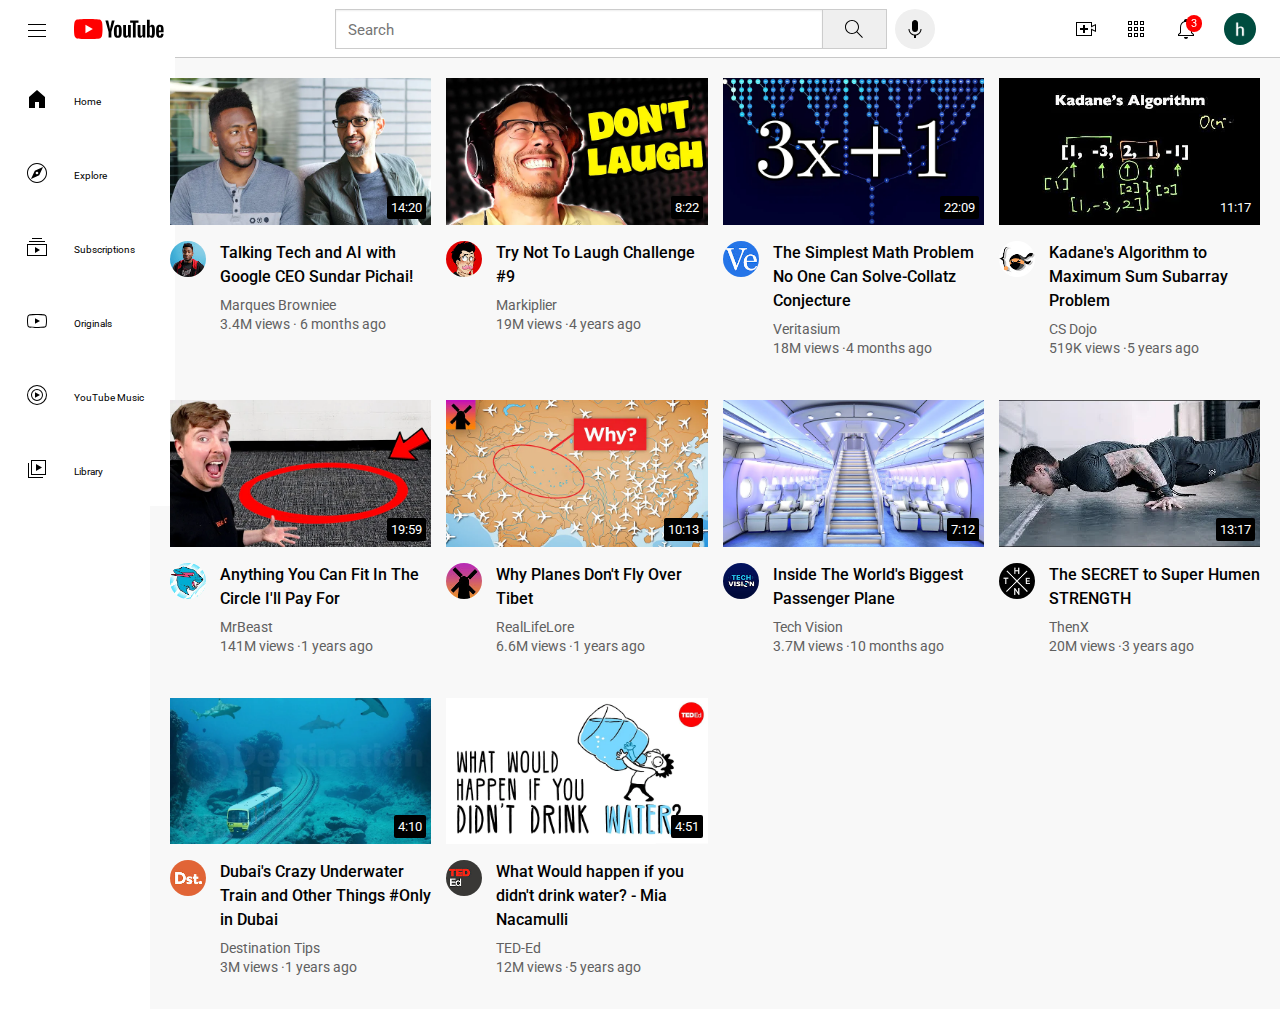
<file: index.html>
<!DOCTYPE html>
<html>
<head>
<title>YouTube.com</title>
<link href="https://fonts.googleapis.com/css2?family=Roboto:wght@400;500&amp;display=swap" rel="stylesheet">
<link rel="stylesheet" href="youtube.css">
</head>
<body>
<div class="b2">
<div class="b3">
<div class="c4">
<img class="b4" src="hamburger-menu.svg">
</div>
<div class="b8">
<img class="b4"src="home.svg">
<div class="b5">Home</div>
</div>
<div class="b8">
<img class="b4"src="explore.svg">
<div class="b5">Explore</div>
</div>
<div class="b8">
<img class="b4"src="subscriptions.svg">
<div class="b5">Subscriptions</div>
</div>
<div class="b8">
<img class="b4"src="originals.svg">
<div class="b5">Originals</div>
</div>
<div class="b8">
<img class="b4"src="youtube-music.svg">
<div class="b5">YouTube Music</div>
</div>
<div class="b8">
<img class="b4"src="library.svg">
<div class="b5">Library</div>
</div>
</div>
<div class="b7">
<div class="a3">

<img  class="a4" src="youtube-logo.svg">

<div class="a2">
<input class="search-bar" type="text" placeholder="Search">
<button class="a6"><img class="a7"src="search.svg">
<div class="c5">Search</div></button>

<button class="a8"><img class="a9"src="voice-search-icon.svg">
<div class="c5">Search with your voice</div></button>
</div>
<div class="a5">
<div class="c6">
<img class="a9" src="upload.svg">
<div class="c5">Create</div>
</div>
<div class="c6">
<img class="a9" src="youtube-apps.svg">
<div class="c5">YouTube apps</div>
</div>

<div class="c2">
<img class="a9" src="notifications.svg">
<div class="c3">3</div>
<div class="c5">Notifications</div>
</div>
<img class="b1" src="h.jpg">
</div>
</div>

<div class="n9">
<div class="n4" >
<div class="b9">
<a href="https://www.youtube.com/watch?v=n2RNcPRtAiY" target="_blank">
<img class="thumbnail" src="thumbnail-1.webp">
</a>
<div class="c1">14:20</div>
</div>
<div  class="a1">
<div class="n6">
<div class="d4">
<a href="https://www.youtube.com/c/mkbhd" target="_blank">
<img class="n8" src="channel-1.jpeg"></a>
<div class="c9">
<img class="c8" src="channel-1.jpeg">
<div class="d1">
<div class="d2">Marques Brownlee</div>
<div class="d3">15M subscribers</div>
</div>
</div>
</div>
</div>
<div class="n7">
<a href="https://www.youtube.com/watch?v=n2RNcPRtAiY" target="_blank" class="c7">
<p class="n1" >Talking Tech and AI with Google CEO Sundar Pichai!</p></a>
<a href="https://www.youtube.com/c/mkbhd" target="_blank" class="c7">
<p class="n2">Marques Browniee</p></a>
<p class="n3">3.4M views &#183; 6 months ago</p>
</div>
</div>
</div>

<div class="n4" >
<div class="b9">
<a href="https://www.youtube.com/watch?v=mP0RAo9SKZk" target="_blank">
<img class="thumbnail" src="thumbnail-2.webp"></a>
<div class="c1">8:22</div>
</div>
<div  class="a1">
<div class="n6">
<div class="d4">
<a href="https://www.youtube.com/c/markiplier" target="_blank">
<img class="n8" src="channel-2.jpeg"></a>
<div class="c9">
<img class="c8" src="channel-2.jpeg">
<div class="d1">
<div class="d2">Markiplier</div>
<div class="d3">15M subscribers</div>
</div>
</div>
</div>
</div>
<div class="n7">
<a href="https://www.youtube.com/watch?v=mP0RAo9SKZk" target="_blank" class="c7">
<p class="n1" >Try Not To Laugh Challenge #9</p></a>
<a href="https://www.youtube.com/c/markiplier" target="_blank" class="c7">
<p class="n2">Markiplier</p></a>
<p class="n3">19M views &#183;4  years ago</p>
</div>
</div>
</div>

<div class="n4">
<div class="b9">
<a href="https://www.youtube.com/watch?v=094y1Z2wpJg" target="_blank">
<img class="thumbnail" src="thumbnail-3.webp"></a>
<div class="c1">22:09</div>
</div>
<div  class="a1">
<div class="n6">
<div class="d4">
<a href="https://www.youtube.com/c/veritasium" target="_blank">
<img class="n8" src="channel-3.jpeg"></a>
<div class="c9">
<img class="c8" src="channel-3.jpeg">
<div class="d1">
<div class="d2">Veritasium</div>
<div class="d3">15M subscribers</div>
</div>
</div>
</div>
</div>
<div class="n7">
<a href="https://www.youtube.com/watch?v=094y1Z2wpJg" target="_blank" class="c7">
<p class="n1" >The Simplest Math Problem No One Can Solve-Collatz Conjecture</p></a>
<a href="https://www.youtube.com/c/veritasium" target="_blank" class="c7">
<p class="n2">Veritasium</p></a>
<p class="n3">18M views &#183;4  months ago</p>
</div>
</div>
</div>

<div class="n4" >
<div class="b9">

<a href="https://www.youtube.com/watch?v=86CQq3pKSUw" target="_blank">
<img class="thumbnail" src="thumbnail-4.webp"></a>
<div class="c1">11:17</div>
</div>
<div  class="a1">
<div class="n6">
<div class="d4">
<a href="https://www.youtube.com/c/CSDojo" target="_blank">
<img class="n8" src="channel-4.jpeg"></a>
<div class="c9">
<img class="c8" src="channel-4.jpeg">
<div class="d1">
<div class="d2">CS Dojo</div>
<div class="d3">15M subscribers</div>
</div>
</div>
</div>
</div>
<div class="n7">
<a href="https://www.youtube.com/watch?v=86CQq3pKSUw" target="_blank" class="c7">
<p class="n1" >Kadane's Algorithm to Maximum Sum Subarray Problem</p></a>
<a href="https://www.youtube.com/c/CSDojo" target="_blank" class="c7">
<p class="n2">CS Dojo</p></a>
<p class="n3">519K views &#183;5  years ago</p>
</div>
</div>
</div>

<div class="n4" >
<div class="b9">
<a href="https://www.youtube.com/watch?v=yXWw0_UfSFg" target="_blank">
<img class="thumbnail" src="thumbnail-5.webp"></a>

<div class="c1">19:59</div>
</div>
<div  class="a1">
<div class="n6">
<div class="d4">
<a href="https://www.youtube.com/channel/UCX6OQ3DkcsbYNE6H8uQQuVA" target="_blank">
<img class="n8" src="channel-5.jpeg"></a>
<div class="c9">
<img class="c8" src="channel-5.jpeg">
<div class="d1">
<div class="d2">MrBeast</div>
<div class="d3">15M subscribers</div>
</div>
</div>
</div>
</div>
<div class="n7">
<a href="https://www.youtube.com/watch?v=yXWw0_UfSFg" target="_blank" class="c7">
<p class="n1" >Anything You Can Fit In The Circle I'll Pay For</p></a>
<a href="https://www.youtube.com/channel/UCX6OQ3DkcsbYNE6H8uQQuVA" target="_blank" class="c7">
<p class="n2">MrBeast</p></a>
<p class="n3">141M views &#183;1  years ago</p>
</div>
</div>
</div>


<div class="n4" >
<div class="b9">
<a href="https://www.youtube.com/watch?v=fNVa1qMbF9Y" target="_blank">
<img class="thumbnail" src="thumbnail-6.webp"></a>

<div class="c1">10:13</div>
</div>
<div  class="a1">
<div class="n6">
<div class="d4">
<a href="https://www.youtube.com/channel/UCP5tjEmvPItGyLhmjdwP7Ww" target="_blank">
<img class="n8" src="channel-6.jpeg"></a>
<div class="c9">
<img class="c8" src="channel-6.jpeg">
<div class="d1">
<div class="d2">RealLifeLore</div>
<div class="d3">15M subscribers</div>
</div>
</div>
</div>
</div>
<div class="n7">
<a href="https://www.youtube.com/watch?v=fNVa1qMbF9Y" target="_blank" class="c7">
<p class="n1" >Why Planes Don't Fly Over Tibet</p></a>
<a href="https://www.youtube.com/channel/UCP5tjEmvPItGyLhmjdwP7Ww" target="_blank" class="c7">
<p class="n2">RealLifeLore</p></a>
<p class="n3">6.6M views &#183;1  years ago</p>
</div>
</div>
</div>
<div class="n4" >
<div class="b9">
<a href="https://www.youtube.com/watch?v=lFm4EM1juls" target="_blank">
<img class="thumbnail" src="thumbnail-7.webp"></a>


<div class="c1">7:12</div>
</div>
<div  class="a1">
<div class="n6">
<div class="d4" >
<a href="https://www.youtube.com/channel/UCHAK6CyegY22Zj2GWrcaIxg" target="_blank">
<img class="n8" src="channel-7.jpeg"></a>
<div class="c9">
<img class="c8" src="channel-7.jpeg">
<div class="d1">
<div class="d2">Tech Vision</div>
<div class="d3">15M subscribers</div>
</div>
</div>
</div>
</div>
<div class="n7">
<a href="https://www.youtube.com/watch?v=lFm4EM1juls" target="_blank" class="c7">
<p class="n1" >Inside The World's Biggest Passenger Plane</p></a>
<a href="https://www.youtube.com/channel/UCHAK6CyegY22Zj2GWrcaIxg" target="_blank" class="c7">
<p class="n2">Tech Vision</p></a>
<p class="n3">3.7M views &#183;10 months ago</p>
</div>
</div>
</div>

<div class="n4" >
<div class="b9">
<a href="https://www.youtube.com/watch?v=ixmxOlcrlUc" target="_blank">
<img class="thumbnail" src="thumbnail-8.webp"></a>
<div class="c1">13:17</div>
</div>
<div  class="a1">
<div class="n6">
<div class="d4" >
<a href="https://www.youtube.com/c/OFFICIALTHENXSTUDIOS" target="_blank">
<img class="n8" src="channel-8.jpeg"></a>
<div class="c9">
<img class="c8" src="channel-8.jpeg">
<div class="d1">
<div class="d2">ThenX</div>
<div class="d3">15M subscribers</div>
</div>
</div>
</div>
</div>
<div class="n7">
<a href="https://www.youtube.com/watch?v=ixmxOlcrlUc" target="_blank" class="c7">
<p class="n1" >The SECRET to Super Humen STRENGTH</p></a>
<a href="https://www.youtube.com/c/OFFICIALTHENXSTUDIOS" target="_blank" class="c7">
<p class="n2">ThenX</p></a>
<p class="n3">20M views &#183;3 years ago</p>
</div>
</div>
</div>

<div class="n4" >
<div class="b9">
<a href="https://www.youtube.com/watch?v=0nZuYyXET3s" target="_blank">
<img class="thumbnail" src="thumbnail-9.webp"></a>
<div class="c1">4:10</div>
</div>
<div  class="a1">
<div class="n6">
<div class="d4" >
<a href="https://www.youtube.com/c/Destinationtips" target="_blank">
<img class="n8" src="channel-9.jpeg"></a>
<div class="c9">
<img class="c8" src="channel-9.jpeg">
<div class="d1">
<div class="d2">Destination Tips</div>
<div class="d3">15M subscribers</div>
</div>
</div>
</div>
</div>
<div class="n7">
<a href="https://www.youtube.com/watch?v=0nZuYyXET3s" target="_blank" class="c7">
<p class="n1" >Dubai's Crazy Underwater Train and Other Things #Only in Dubai</p></a>
<a href="https://www.youtube.com/c/Destinationtips" target="_blank" class="c7">
<p class="n2">Destination Tips</p></a>
<p class="n3">3M views &#183;1 years ago</p>
</div>
</div>
</div>

<div class="n4" >
<div class="b9">
<a href="https://www.youtube.com/watch?v=9iMGFqMmUFs" target="_blank">
<img class="thumbnail" src="thumbnail-10.webp"></a>

<div class="c1">4:51</div>
</div>
<div  class="a1">
<div class="n6">
<div class="d4" >
<a href="https://www.youtube.com/teded" target="_blank">
<img class="n8" src="channel-10.jpeg"></a>
<div class="c9">
<img class="c8" src="channel-10.jpeg">
<div class="d1">
<div class="d2">TED-Ed</div>
<div class="d3">15M subscribers</div>
</div>
</div>
</div>
</div>
<div class="n7">
<a href="https://www.youtube.com/watch?v=9iMGFqMmUFs" target="_blank" class="c7">
<p class="n1" >What Would happen if you didn't drink water? - Mia Nacamulli</p></a>
<a href="https://www.youtube.com/teded" target="_blank" class="c7">
<p class="n2">TED-Ed</p></a>
<p class="n3">12M views &#183;5 years ago</p>
</div>
</div>
</div>
</div>
</div>

<!-- -->
</div>
</body>



</html>
</file>
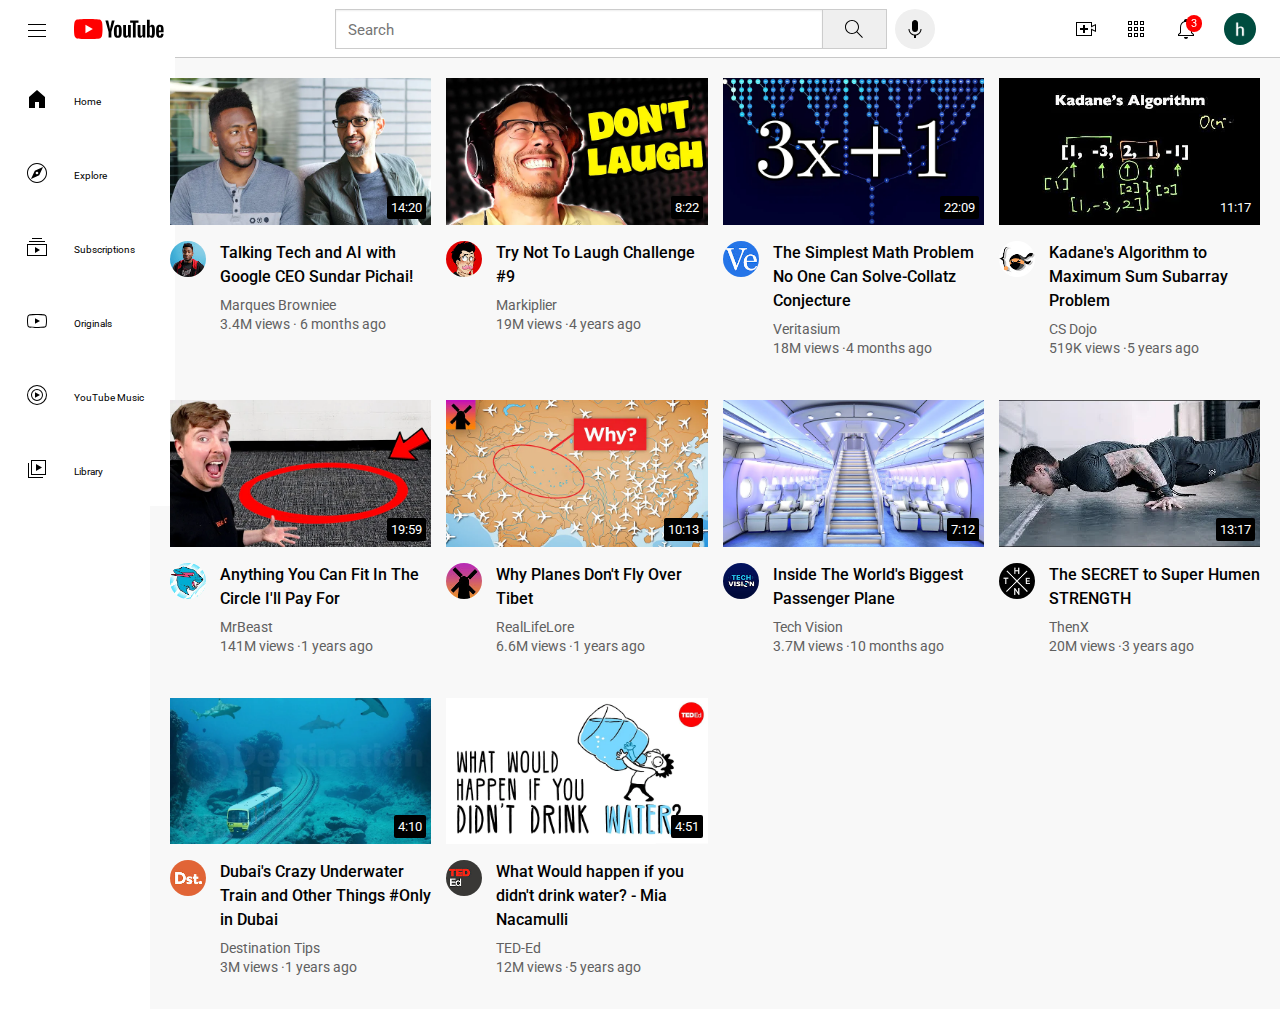
<file: youtube.html>
<!DOCTYPE html>
<html>
<head>
<title>YouTube.com</title>
<link href="https://fonts.googleapis.com/css2?family=Roboto:wght@400;500&amp;display=swap" rel="stylesheet">
<link rel="stylesheet" href="youtube.css">
</head>
<body>
<div class="b2">
<div class="b3">
<div class="c4">
<img class="b4" src="hamburger-menu.svg">
</div>
<div class="b8">
<img class="b4"src="home.svg">
<div class="b5">Home</div>
</div>
<div class="b8">
<img class="b4"src="explore.svg">
<div class="b5">Explore</div>
</div>
<div class="b8">
<img class="b4"src="subscriptions.svg">
<div class="b5">Subscriptions</div>
</div>
<div class="b8">
<img class="b4"src="originals.svg">
<div class="b5">Originals</div>
</div>
<div class="b8">
<img class="b4"src="youtube-music.svg">
<div class="b5">YouTube Music</div>
</div>
<div class="b8">
<img class="b4"src="library.svg">
<div class="b5">Library</div>
</div>
</div>
<div class="b7">
<div class="a3">

<img  class="a4" src="youtube-logo.svg">

<div class="a2">
<input class="search-bar" type="text" placeholder="Search">
<button class="a6"><img class="a7"src="search.svg">
<div class="c5">Search</div></button>

<button class="a8"><img class="a9"src="voice-search-icon.svg">
<div class="c5">Search with your voice</div></button>
</div>
<div class="a5">
<div class="c6">
<img class="a9" src="upload.svg">
<div class="c5">Create</div>
</div>
<div class="c6">
<img class="a9" src="youtube-apps.svg">
<div class="c5">YouTube apps</div>
</div>

<div class="c2">
<img class="a9" src="notifications.svg">
<div class="c3">3</div>
<div class="c5">Notifications</div>
</div>
<img class="b1" src="h.jpg">
</div>
</div>

<div class="n9">
<div class="n4" >
<div class="b9">
<a href="https://www.youtube.com/watch?v=n2RNcPRtAiY" target="_blank">
<img class="thumbnail" src="thumbnail-1.webp">
</a>
<div class="c1">14:20</div>
</div>
<div  class="a1">
<div class="n6">
<div class="d4">
<a href="https://www.youtube.com/c/mkbhd" target="_blank">
<img class="n8" src="channel-1.jpeg"></a>
<div class="c9">
<img class="c8" src="channel-1.jpeg">
<div class="d1">
<div class="d2">Marques Brownlee</div>
<div class="d3">15M subscribers</div>
</div>
</div>
</div>
</div>
<div class="n7">
<a href="https://www.youtube.com/watch?v=n2RNcPRtAiY" target="_blank" class="c7">
<p class="n1" >Talking Tech and AI with Google CEO Sundar Pichai!</p></a>
<a href="https://www.youtube.com/c/mkbhd" target="_blank" class="c7">
<p class="n2">Marques Browniee</p></a>
<p class="n3">3.4M views &#183; 6 months ago</p>
</div>
</div>
</div>

<div class="n4" >
<div class="b9">
<a href="https://www.youtube.com/watch?v=mP0RAo9SKZk" target="_blank">
<img class="thumbnail" src="thumbnail-2.webp"></a>
<div class="c1">8:22</div>
</div>
<div  class="a1">
<div class="n6">
<div class="d4">
<a href="https://www.youtube.com/c/markiplier" target="_blank">
<img class="n8" src="channel-2.jpeg"></a>
<div class="c9">
<img class="c8" src="channel-2.jpeg">
<div class="d1">
<div class="d2">Markiplier</div>
<div class="d3">15M subscribers</div>
</div>
</div>
</div>
</div>
<div class="n7">
<a href="https://www.youtube.com/watch?v=mP0RAo9SKZk" target="_blank" class="c7">
<p class="n1" >Try Not To Laugh Challenge #9</p></a>
<a href="https://www.youtube.com/c/markiplier" target="_blank" class="c7">
<p class="n2">Markiplier</p></a>
<p class="n3">19M views &#183;4  years ago</p>
</div>
</div>
</div>

<div class="n4">
<div class="b9">
<a href="https://www.youtube.com/watch?v=094y1Z2wpJg" target="_blank">
<img class="thumbnail" src="thumbnail-3.webp"></a>
<div class="c1">22:09</div>
</div>
<div  class="a1">
<div class="n6">
<div class="d4">
<a href="https://www.youtube.com/c/veritasium" target="_blank">
<img class="n8" src="channel-3.jpeg"></a>
<div class="c9">
<img class="c8" src="channel-3.jpeg">
<div class="d1">
<div class="d2">Veritasium</div>
<div class="d3">15M subscribers</div>
</div>
</div>
</div>
</div>
<div class="n7">
<a href="https://www.youtube.com/watch?v=094y1Z2wpJg" target="_blank" class="c7">
<p class="n1" >The Simplest Math Problem No One Can Solve-Collatz Conjecture</p></a>
<a href="https://www.youtube.com/c/veritasium" target="_blank" class="c7">
<p class="n2">Veritasium</p></a>
<p class="n3">18M views &#183;4  months ago</p>
</div>
</div>
</div>

<div class="n4" >
<div class="b9">

<a href="https://www.youtube.com/watch?v=86CQq3pKSUw" target="_blank">
<img class="thumbnail" src="thumbnail-4.webp"></a>
<div class="c1">11:17</div>
</div>
<div  class="a1">
<div class="n6">
<div class="d4">
<a href="https://www.youtube.com/c/CSDojo" target="_blank">
<img class="n8" src="channel-4.jpeg"></a>
<div class="c9">
<img class="c8" src="channel-4.jpeg">
<div class="d1">
<div class="d2">CS Dojo</div>
<div class="d3">15M subscribers</div>
</div>
</div>
</div>
</div>
<div class="n7">
<a href="https://www.youtube.com/watch?v=86CQq3pKSUw" target="_blank" class="c7">
<p class="n1" >Kadane's Algorithm to Maximum Sum Subarray Problem</p></a>
<a href="https://www.youtube.com/c/CSDojo" target="_blank" class="c7">
<p class="n2">CS Dojo</p></a>
<p class="n3">519K views &#183;5  years ago</p>
</div>
</div>
</div>

<div class="n4" >
<div class="b9">
<a href="https://www.youtube.com/watch?v=yXWw0_UfSFg" target="_blank">
<img class="thumbnail" src="thumbnail-5.webp"></a>

<div class="c1">19:59</div>
</div>
<div  class="a1">
<div class="n6">
<div class="d4">
<a href="https://www.youtube.com/channel/UCX6OQ3DkcsbYNE6H8uQQuVA" target="_blank">
<img class="n8" src="channel-5.jpeg"></a>
<div class="c9">
<img class="c8" src="channel-5.jpeg">
<div class="d1">
<div class="d2">MrBeast</div>
<div class="d3">15M subscribers</div>
</div>
</div>
</div>
</div>
<div class="n7">
<a href="https://www.youtube.com/watch?v=yXWw0_UfSFg" target="_blank" class="c7">
<p class="n1" >Anything You Can Fit In The Circle I'll Pay For</p></a>
<a href="https://www.youtube.com/channel/UCX6OQ3DkcsbYNE6H8uQQuVA" target="_blank" class="c7">
<p class="n2">MrBeast</p></a>
<p class="n3">141M views &#183;1  years ago</p>
</div>
</div>
</div>


<div class="n4" >
<div class="b9">
<a href="https://www.youtube.com/watch?v=fNVa1qMbF9Y" target="_blank">
<img class="thumbnail" src="thumbnail-6.webp"></a>

<div class="c1">10:13</div>
</div>
<div  class="a1">
<div class="n6">
<div class="d4">
<a href="https://www.youtube.com/channel/UCP5tjEmvPItGyLhmjdwP7Ww" target="_blank">
<img class="n8" src="channel-6.jpeg"></a>
<div class="c9">
<img class="c8" src="channel-6.jpeg">
<div class="d1">
<div class="d2">RealLifeLore</div>
<div class="d3">15M subscribers</div>
</div>
</div>
</div>
</div>
<div class="n7">
<a href="https://www.youtube.com/watch?v=fNVa1qMbF9Y" target="_blank" class="c7">
<p class="n1" >Why Planes Don't Fly Over Tibet</p></a>
<a href="https://www.youtube.com/channel/UCP5tjEmvPItGyLhmjdwP7Ww" target="_blank" class="c7">
<p class="n2">RealLifeLore</p></a>
<p class="n3">6.6M views &#183;1  years ago</p>
</div>
</div>
</div>
<div class="n4" >
<div class="b9">
<a href="https://www.youtube.com/watch?v=lFm4EM1juls" target="_blank">
<img class="thumbnail" src="thumbnail-7.webp"></a>


<div class="c1">7:12</div>
</div>
<div  class="a1">
<div class="n6">
<div class="d4" >
<a href="https://www.youtube.com/channel/UCHAK6CyegY22Zj2GWrcaIxg" target="_blank">
<img class="n8" src="channel-7.jpeg"></a>
<div class="c9">
<img class="c8" src="channel-7.jpeg">
<div class="d1">
<div class="d2">Tech Vision</div>
<div class="d3">15M subscribers</div>
</div>
</div>
</div>
</div>
<div class="n7">
<a href="https://www.youtube.com/watch?v=lFm4EM1juls" target="_blank" class="c7">
<p class="n1" >Inside The World's Biggest Passenger Plane</p></a>
<a href="https://www.youtube.com/channel/UCHAK6CyegY22Zj2GWrcaIxg" target="_blank" class="c7">
<p class="n2">Tech Vision</p></a>
<p class="n3">3.7M views &#183;10 months ago</p>
</div>
</div>
</div>

<div class="n4" >
<div class="b9">
<a href="https://www.youtube.com/watch?v=ixmxOlcrlUc" target="_blank">
<img class="thumbnail" src="thumbnail-8.webp"></a>
<div class="c1">13:17</div>
</div>
<div  class="a1">
<div class="n6">
<div class="d4" >
<a href="https://www.youtube.com/c/OFFICIALTHENXSTUDIOS" target="_blank">
<img class="n8" src="channel-8.jpeg"></a>
<div class="c9">
<img class="c8" src="channel-8.jpeg">
<div class="d1">
<div class="d2">ThenX</div>
<div class="d3">15M subscribers</div>
</div>
</div>
</div>
</div>
<div class="n7">
<a href="https://www.youtube.com/watch?v=ixmxOlcrlUc" target="_blank" class="c7">
<p class="n1" >The SECRET to Super Humen STRENGTH</p></a>
<a href="https://www.youtube.com/c/OFFICIALTHENXSTUDIOS" target="_blank" class="c7">
<p class="n2">ThenX</p></a>
<p class="n3">20M views &#183;3 years ago</p>
</div>
</div>
</div>

<div class="n4" >
<div class="b9">
<a href="https://www.youtube.com/watch?v=0nZuYyXET3s" target="_blank">
<img class="thumbnail" src="thumbnail-9.webp"></a>
<div class="c1">4:10</div>
</div>
<div  class="a1">
<div class="n6">
<div class="d4" >
<a href="https://www.youtube.com/c/Destinationtips" target="_blank">
<img class="n8" src="channel-9.jpeg"></a>
<div class="c9">
<img class="c8" src="channel-9.jpeg">
<div class="d1">
<div class="d2">Destination Tips</div>
<div class="d3">15M subscribers</div>
</div>
</div>
</div>
</div>
<div class="n7">
<a href="https://www.youtube.com/watch?v=0nZuYyXET3s" target="_blank" class="c7">
<p class="n1" >Dubai's Crazy Underwater Train and Other Things #Only in Dubai</p></a>
<a href="https://www.youtube.com/c/Destinationtips" target="_blank" class="c7">
<p class="n2">Destination Tips</p></a>
<p class="n3">3M views &#183;1 years ago</p>
</div>
</div>
</div>

<div class="n4" >
<div class="b9">
<a href="https://www.youtube.com/watch?v=9iMGFqMmUFs" target="_blank">
<img class="thumbnail" src="thumbnail-10.webp"></a>

<div class="c1">4:51</div>
</div>
<div  class="a1">
<div class="n6">
<div class="d4" >
<a href="https://www.youtube.com/teded" target="_blank">
<img class="n8" src="channel-10.jpeg"></a>
<div class="c9">
<img class="c8" src="channel-10.jpeg">
<div class="d1">
<div class="d2">TED-Ed</div>
<div class="d3">15M subscribers</div>
</div>
</div>
</div>
</div>
<div class="n7">
<a href="https://www.youtube.com/watch?v=9iMGFqMmUFs" target="_blank" class="c7">
<p class="n1" >What Would happen if you didn't drink water? - Mia Nacamulli</p></a>
<a href="https://www.youtube.com/teded" target="_blank" class="c7">
<p class="n2">TED-Ed</p></a>
<p class="n3">12M views &#183;5 years ago</p>
</div>
</div>
</div>
</div>
</div>

<!-- -->
</div>
</body>



</html>
</file>
<file: youtube.css>
.thumbnail{
	width:100%;
	
	
	}
.search-bar{
	font-size:20px;
	display:block;
	border-width:1px;
	border-style:solid;
	border-color:rgb(204,204,204);
	box-shadow:rgb(238, 238, 238) 0px 1px 2px  inset;
	flex:1;
	width:0;
	padding-left:12px;
}	
.search-bar::placeholder{
	font-family:Roboto;
	font-size:15px;
}
p{
	font-family:Roboto;
}
.n1{
	
	font-weight:500;
	font-size:14px;
	line-height:20px;
	margin-top:0;
	margin-bottom:0;
}
.n2{
	color:rgb(96,96,96);
	font-size:12px;
	margin-top:8px;
	margin-bottom:3px;
}
.n3{
	color:rgb(96,96,96);
	font-size:12px;
	margin-top:0;
	
}
.n4{
	display:inline-block;
	vertical-align:top;
	
}
.n5{
	vertical-align:top;
}
.n6{
	
	
}
.n7{
	
	
	
}
.n8{
	
	width:36px;
	border-radius:20px;
	
}
.n9{
	border-top-width:1px;
	border-top-style:solid;
	border-top-color:rgb(200,200,200);
	display:grid;
	grid-template-columns:1fr 1fr 1fr;
	column-gap:15px;
	row-gap:30px;
	padding:20px;
	background-color:rgb(248,248,248);
	
	
}
/* */
@media (max-width:600px){
	.n9{
	grid-template-columns: 1fr 1fr;
	}
}
@media (min-width:601px)and(max-width:999px){
	.n9{
		grid-template-columns:1fr 1fr 1fr;
	}
}
@media (min-width:1000px){
	.n9{
		grid-template-columns:1fr 1fr 1fr 1fr;
	}
	.n1{
		font-size:16px;
		line-height:24px;
	}
	.n2, .n3{
		font-size:14px;
	}
}
.a1{
	display:grid;
	grid-template-columns:50px 1fr;
	margin-top:12px;
}
.a2{
	display:flex;
	flex-direction:row;
	flex:1;
	margin-left:60px;
	
	max-width:600px;
}
body{
	margin:0;
	padding-left:72px;
	padding-top:57px;
}
.a3{
	height:57px;
	display:flex;
	flex-direction:row;
	align-items:center;
	justify-content:space-between;
	background-color:white;
	position:fixed;
	right:0;
	left:72px;
	top:0;
	z-index:100;
	
	
	
}
.a4{
	width:90px;
}
.a5{
	display:flex;
	flex-shrink: 0;
	width:182px;
	align-items:center;
	justify-content:space-between;
	margin-right:24px;
	margin-left:29px;
}
.a6{
	
	height:40px;
	
	width:64px;
	
	border-width:1px;
	border-style:solid;
	border-left:none;
	border-radius:none;
	border-color:rgb(204,204,204);
	display:flex;
	align-items:center;
	justify-content:center;
	margin-right:8px;
	position:relative;
}

.a7{
	width:24px;
	height:24px;
	
}
.a8{
	width:40px;
	border:none;
	border-radius:20px;
	display:flex;
	align-items:center;
	justify-content:center;
	position:relative;
}
.a9{
	width:24px;
	height:24px;
}
.b1{
	width:32px;
	height:32px;
	border-radius:16px;
}
.b2{
	display:flex;
	
}
.b3{
	display:flex;
	flex-direction:column;
	align-items:start;
	
	position:fixed;
	top:0;
	left:0;
	background-color:white;
	
}
.b4{
	
	height:24px;
	
	
}
.b5{
	font-size:10px;
	margin-top:5px;
	font-family:roboto;
	line-height: 1.5;
}
div{

}
.b6{
	display:flex;
	flex-direction:column;
	align-items:center;
}
.b7{
	display:flex;
	flex-direction:column;
}
@media (max-width:1200px){
.b8{
	display:flex;
	flex-direction:column;
	justify-content:center;
	width:72px;
	height:74px;
	align-items:center;
	
}
body{
	padding-left:72px;
}
.c4{
	display:flex;
	justify-content:center;
	align-items:center;
	width:72px;
	height:62px;
}
}


@media (min-width:1200.1px){
	.b8{
	padding-left:25px;
	display:flex;
	flex-direction:row;
	justify-content:start;
	width:150px;
	height:74px;
	align-items:center;
	
	}
	.b5{
		margin-left:25px;
	}
	.c4{
		display:flex;
		width:39px;
	height:62px;
		padding-left:25px;
		align-items:center;
		justify-content:start;
	}
	body{
		padding-left:150px;
	}
	.a3{
		left:74px;
	}
}

.b8:hover{
	background-color:rgb(235,235,235);
	cursor:pointer;
}
.b9{
	position:relative;
	
}
.c1{
	position:absolute;
	background-color:black;
	color:white;
	bottom:10px;
	right:5px;
	padding:4px;
	font-size:13px;
	font-family:Roboto;
	border-radius:2px;
}
.c2{
	position:relative;
	display:flex;
	justify-content:center;
}
.c3{
	position:absolute;
	background-color:red;
	color:white;
	top:-2px;
	right:-4px;
	padding-top:2px;
	padding-bottom:2px;
	padding-left:5px;
	padding-right:5px;
	border-radius:20px;
	font-size:11px;
	font-family:roboto;
}

.c5{
	position:absolute;
	background-color:rgba(100,100,100,0.9);
	color:white;
	padding-top:8px;
	padding-bottom:8px;
	padding-left:8px;
	padding-right:8px;
	border-radius:2px;
	font-size:12px;
	bottom:-47px;
	opacity:0;
	pointer-events:none;
	white-space:nowrap;
	font-family:roboto;
}
.a6:hover .c5{
	opacity:1;
	transition:opacity 0.15s;
}
.a8:hover .c5{
	opacity:1;
	transition:opacity 0.15s;
}
.c6{
	position:relative;
	display:flex;
	
	justify-content:center;
}
.c6:hover .c5,
.c2:hover .c5{
	opacity:1;
	transition:opacity 0.15s;
}
.c7{
	text-decoration:none;
	color:black;
}
.c8{
	width:55px;
	border-radius:30px;
	margin-right:10px;
}
.c9{
	display:flex;
	align-items:center;
	background-color:white;
	position:absolute;
	padding:15px;
	border-radius:10px;
	box-shadow:2px 0 10px rgba(0,0,0,0.4);
	opacity:0;
	pointer-events:none;
	z-index:100;
}
.d1{
	display:flex;
	flex-direction:column;
	
}
.d2{
	font-family:roboto;
	white-space:nowrap;
	font-weight:bold;
	font-size:18px;
}
.d3{
	font-family:roboto;
	white-space:nowrap;
	font-size:16px;
	color:rgb(80,80,80);
}
.d4:hover .c9{
	opacity:1;
}
.d4{
	position:relative;
}
</file>
